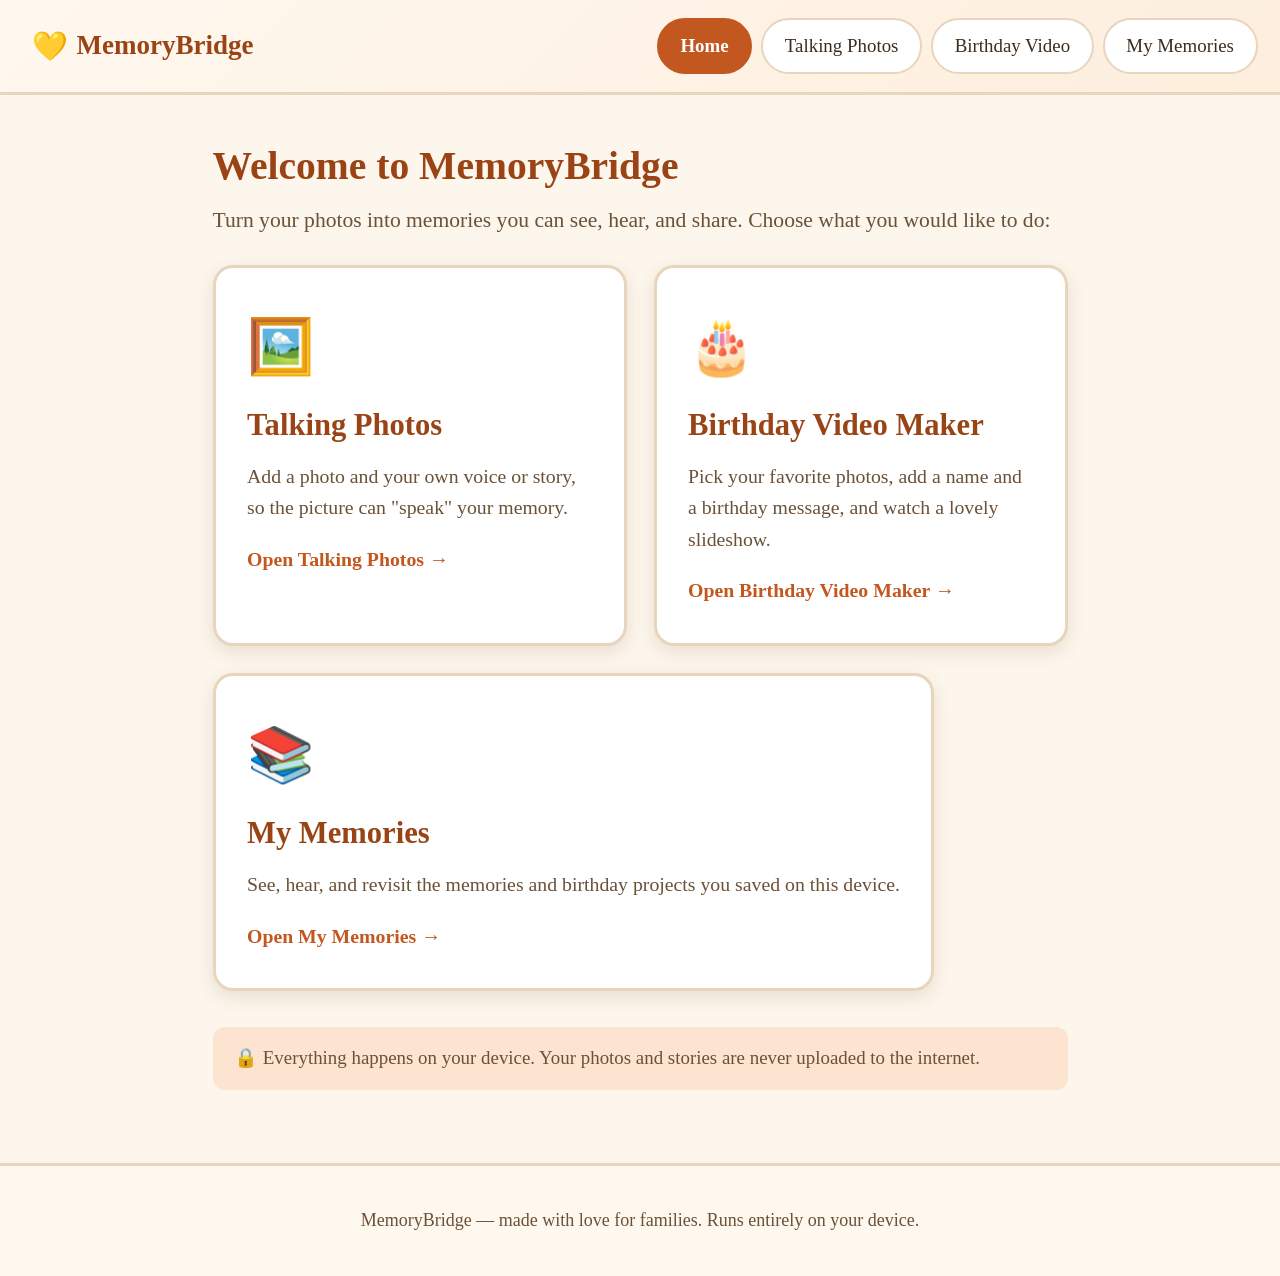
<file: index.html>
<!DOCTYPE html>
<html lang="en">
<head>
  <meta charset="UTF-8" />
  <meta name="viewport" content="width=device-width, initial-scale=1.0, viewport-fit=cover" />
  <title>MemoryBridge — Talking Photos &amp; Birthday Videos</title>
  <meta name="description" content="Turn photos into talking memories and personalized birthday slideshows. Everything stays on your device." />

  <!-- PWA manifest + icons -->
  <link rel="manifest" href="manifest.webmanifest" />
  <link rel="icon" type="image/png" sizes="192x192" href="icons/icon-192.png" />
  <link rel="apple-touch-icon" href="icons/icon-192.png" />

  <!-- iOS Safari standalone-app metadata -->
  <meta name="apple-mobile-web-app-capable" content="yes" />
  <meta name="mobile-web-app-capable" content="yes" />
  <meta name="apple-mobile-web-app-status-bar-style" content="default" />
  <meta name="apple-mobile-web-app-title" content="MemoryBridge" />
  <meta name="theme-color" content="#c2571f" />

  <link rel="stylesheet" href="css/style.css" />
</head>
<body>
  <a class="skip-link" href="#main">Skip to main content</a>

  <header class="app-header">
    <button class="brand" id="brand-home" type="button" aria-label="Go to MemoryBridge home">
      <span class="brand-icon" aria-hidden="true">💛</span>
      <span class="brand-text">MemoryBridge</span>
    </button>
    <nav aria-label="Main navigation">
      <button class="nav-btn" data-nav="home" type="button">Home</button>
      <button class="nav-btn" data-nav="talking" type="button">Talking Photos</button>
      <button class="nav-btn" data-nav="birthday" type="button">Birthday Video</button>
      <button class="nav-btn" data-nav="memories" type="button">My Memories</button>
    </nav>
  </header>

  <main id="main">

    <!-- ============ HOME VIEW ============ -->
    <section class="view" id="view-home" data-view="home">
      <div class="view-inner">
        <h1 class="page-title">Welcome to MemoryBridge</h1>
        <p class="page-subtitle">Turn your photos into memories you can see, hear, and share. Choose what you would like to do:</p>

        <div class="card-grid">
          <button class="big-card" data-nav="talking" type="button">
            <span class="big-card-icon" aria-hidden="true">🖼️</span>
            <span class="big-card-title">Talking Photos</span>
            <span class="big-card-desc">Add a photo and your own voice or story, so the picture can "speak" your memory.</span>
            <span class="big-card-cta">Open Talking Photos →</span>
          </button>

          <button class="big-card" data-nav="birthday" type="button">
            <span class="big-card-icon" aria-hidden="true">🎂</span>
            <span class="big-card-title">Birthday Video Maker</span>
            <span class="big-card-desc">Pick your favorite photos, add a name and a birthday message, and watch a lovely slideshow.</span>
            <span class="big-card-cta">Open Birthday Video Maker →</span>
          </button>
        </div>

        <button class="big-card" data-nav="memories" type="button" style="margin-top:1.5rem;">
          <span class="big-card-icon" aria-hidden="true">📚</span>
          <span class="big-card-title">My Memories</span>
          <span class="big-card-desc">See, hear, and revisit the memories and birthday projects you saved on this device.</span>
          <span class="big-card-cta">Open My Memories →</span>
        </button>

        <p class="privacy-note">🔒 Everything happens on your device. Your photos and stories are never uploaded to the internet.</p>
      </div>
    </section>

    <!-- ============ TALKING PHOTOS VIEW ============ -->
    <section class="view" id="view-talking" data-view="talking" hidden>
      <div class="view-inner">
        <h1 class="page-title">Talking Photos</h1>
        <p class="page-subtitle">Step 1: Choose a photo you love. Step 2: Add your voice or story to it.</p>

        <div class="panel">
          <h2 class="panel-title">1. Choose your photo</h2>
          <div class="upload-zone" id="tp-upload-zone" role="button" tabindex="0"
               aria-label="Upload a photo. Click or press Enter to choose a picture from your device.">
            <span class="upload-icon" aria-hidden="true">📷</span>
            <span class="upload-text">Tap here to choose a photo</span>
            <span class="upload-hint">You can also drag and drop a picture here.</span>
          </div>
          <input type="file" id="tp-file-input" accept="image/*" hidden />

          <div class="photo-preview-area" id="tp-preview-area" hidden>
            <img id="tp-photo-preview" alt="Your chosen photo" />
            <button class="btn btn-secondary" id="tp-change-photo" type="button">Choose a different photo</button>
          </div>
        </div>

        <div class="panel" id="tp-actions-panel" hidden>
          <h2 class="panel-title">2. Add your memory</h2>
          <p class="panel-note">Use one of these buttons to add your voice or story to the photo.</p>

          <div class="btn-stack">
            <button class="btn btn-primary btn-xl" id="tp-record-btn" type="button">🎙️ Record Voice</button>
            <button class="btn btn-primary btn-xl" id="tp-upload-audio-btn" type="button">🎵 Upload Audio</button>
            <button class="btn btn-primary btn-xl" id="tp-type-story-btn" type="button">✏️ Type a Story</button>
            <button class="btn btn-primary btn-xl" id="tp-play-btn" type="button">▶️ Play Memory</button>
          </div>
          <input type="file" id="tp-audio-input" accept="audio/*,.mp3,.wav,.m4a,.ogg,.webm" hidden />

          <p class="save-status" id="tp-memory-status" role="status" aria-live="polite"></p>

          <div class="audio-preview" id="tp-audio-preview" hidden>
            <p class="panel-note" id="tp-audio-label"></p>
            <audio id="tp-audio-player" controls></audio>
          </div>

          <div class="story-editor" id="tp-story-editor" hidden>
            <label class="field-label" for="tp-story-text">Write your story about this photo:</label>
            <textarea id="tp-story-text" class="text-area" rows="5"
              placeholder="Example: This was our trip to the lake in the summer of 1995. Grandma caught the biggest fish!"></textarea>
            <div class="btn-row">
              <button class="btn btn-secondary" id="tp-save-story" type="button">Save Story</button>
              <button class="btn btn-secondary" id="tp-read-aloud" type="button">🔊 Read Aloud</button>
              <button class="btn btn-secondary" id="tp-stop-reading" type="button">⏹️ Stop Reading</button>
            </div>
            <p class="save-status" id="tp-story-status" role="status" aria-live="polite"></p>
          </div>

          <div class="memory-stage" id="tp-memory-stage" hidden>
            <img id="tp-memory-photo" alt="Your photo, playing with its memory" />
            <p class="panel-note" id="tp-memory-caption"></p>
          </div>

          <div class="memory-actions">
            <h2 class="panel-title">3. Keep or share your memory</h2>
            <p class="panel-note">Make a short video of this photo with its sound, then save it or send it to family.</p>

            <div class="btn-row">
              <button class="btn btn-primary" id="tp-download-btn" type="button">💾 Download Memory</button>
              <button class="btn btn-primary" id="tp-share-btn" type="button">📤 Share with Family</button>
            </div>

            <div class="export-progress" id="tp-export-progress" hidden>
              <div class="export-progress-bar" id="tp-export-bar"></div>
            </div>
            <p class="save-status" id="tp-export-status" role="status" aria-live="polite"></p>

            <div class="memory-actions" style="margin-top:1rem; border-top:none; padding-top:0;">
              <div class="btn-row">
                <button class="btn btn-primary" id="tp-save-btn" type="button">💛 Save to My Memories</button>
              </div>
              <p class="save-status" id="tp-save-status" role="status" aria-live="polite"></p>
            </div>
          </div>
        </div>
      </div>
    </section>

    <!-- ============ BIRTHDAY VIDEO VIEW ============ -->
    <section class="view" id="view-birthday" data-view="birthday" hidden>
      <div class="view-inner">
        <h1 class="page-title">Birthday Video Maker</h1>
        <p class="page-subtitle">Pick photos, write a birthday message, and enjoy the slideshow right here on your screen.</p>

        <div class="panel">
          <h2 class="panel-title">1. Choose your photos</h2>
          <div class="upload-zone" id="bv-upload-zone" role="button" tabindex="0"
               aria-label="Upload three to ten photos. Click or press Enter to choose pictures from your device.">
            <span class="upload-icon" aria-hidden="true">🖼️</span>
            <span class="upload-text">Tap here to choose photos</span>
            <span class="upload-hint">Choose 3 to 10 pictures. You can pick many at once, or drag and drop them here.</span>
          </div>
          <input type="file" id="bv-file-input" accept="image/*" multiple hidden />

          <ul class="thumb-list" id="bv-thumb-list" aria-label="Photos you have chosen"></ul>
          <p class="empty-hint" id="bv-empty-hint">No photos chosen yet. Your pictures will appear here.</p>
          <button class="btn btn-secondary" id="bv-clear-photos" type="button" hidden>Remove all photos</button>
          <p class="save-status" id="bv-photo-status" role="status" aria-live="polite"></p>
        </div>

        <div class="panel">
          <h2 class="panel-title">2. Add the birthday details</h2>
          <div class="form-grid">
            <div class="field">
              <label class="field-label" for="bv-name">Who is the birthday star?</label>
              <input type="text" id="bv-name" class="text-input" placeholder="Example: Grandma Rose" />
            </div>
            <div class="field">
              <label class="field-label" for="bv-message">Your birthday message</label>
              <textarea id="bv-message" class="text-area" rows="3"
                placeholder="Example: Happy Birthday! We love you so much."></textarea>
            </div>
            <div class="field">
              <label class="field-label" for="bv-theme">Pick a birthday theme</label>
              <select id="bv-theme" class="text-input">
                <option value="cream" selected>Warm Cream (soft and classic)</option>
                <option value="gold">Golden Celebration (dark and shiny)</option>
                <option value="garden">Garden Morning (fresh and green)</option>
              </select>
            </div>
            <div class="field">
              <label class="field-label" for="bv-duration">Seconds per photo (used when there is no voice message)</label>
              <select id="bv-duration" class="text-input">
                <option value="3">3 seconds (quick)</option>
                <option value="5" selected>5 seconds (recommended)</option>
                <option value="8">8 seconds (relaxed)</option>
              </select>
            </div>
            <div class="field">
              <span class="field-label">Optional: your voice message</span>
              <div class="btn-row">
                <button class="btn btn-secondary" id="bv-record-btn" type="button">🎙️ Record Voice Message</button>
                <button class="btn btn-secondary" id="bv-upload-audio-btn" type="button">🎵 Upload Audio</button>
              </div>
              <input type="file" id="bv-audio-input" accept="audio/*,.mp3,.wav,.m4a,.ogg,.webm" hidden />
              <p class="save-status" id="bv-audio-status" role="status" aria-live="polite"></p>
              <div class="audio-preview" id="bv-audio-preview" hidden>
                <p class="panel-note" id="bv-audio-label"></p>
                <audio id="bv-audio-player" controls></audio>
              </div>
            </div>
            <div class="field">
              <span class="field-label">Need help writing the birthday wish?</span>
              <button class="btn btn-secondary" id="bv-wish-open-btn" type="button">✨ Help Me Write a Birthday Wish</button>
            </div>
          </div>

          <div class="wish-assistant" id="bv-wish-panel" hidden>
            <h3 class="panel-title">✨ Birthday Wish Helper</h3>
            <p class="panel-note">Answer a few questions and we will suggest birthday wishes from our
              ready-made templates. <strong>This is not AI</strong> — the suggestions come from template
              sentences stored in the app, and nothing you type leaves your device.</p>

            <div class="form-grid">
              <div class="field">
                <label class="field-label" for="wish-recipient">Who is the wish for?</label>
                <input type="text" id="wish-recipient" class="text-input" placeholder="Example: Grandma Rose" />
              </div>
              <div class="field">
                <label class="field-label" for="wish-relationship">This person is your…</label>
                <select id="wish-relationship" class="text-input">
                  <option value="mother">Mother</option>
                  <option value="father">Father</option>
                  <option value="grandmother">Grandmother</option>
                  <option value="grandfather">Grandfather</option>
                  <option value="spouse">Husband / Wife</option>
                  <option value="sibling">Brother / Sister</option>
                  <option value="friend">Friend</option>
                  <option value="family" selected>Other family member</option>
                </select>
              </div>
              <div class="field">
                <label class="field-label" for="wish-language">Language for the wish</label>
                <select id="wish-language" class="text-input">
                  <option value="en" selected>English</option>
                  <option value="ms">Bahasa Malaysia</option>
                  <option value="zh">中文 (Chinese)</option>
                </select>
              </div>
              <div class="field">
                <label class="field-label" for="wish-tone">What feeling should it have?</label>
                <select id="wish-tone" class="text-input">
                  <option value="warm" selected>Warm and loving</option>
                  <option value="joyful">Joyful and fun</option>
                  <option value="blessing">Gentle blessing</option>
                </select>
              </div>
            </div>

            <div class="btn-row" style="margin-top:0.85rem;">
              <button class="btn btn-primary" id="wish-generate-btn" type="button">✨ Show Me 3 Wishes</button>
            </div>
            <p class="save-status" id="wish-status" role="status" aria-live="polite"></p>

            <div class="wish-suggestions" id="wish-suggestions" hidden>
              <p class="field-label" style="margin:0.4rem 0;">Choose one, or change the answers and generate again:</p>
              <div id="wish-options"></div>
            </div>
          </div>
        </div>

        <div class="panel">
          <h2 class="panel-title">3. Watch and share the slideshow</h2>
          <div class="slideshow-controls">
            <button class="btn btn-primary" id="bv-play" type="button">▶️ Play</button>
            <button class="btn btn-secondary" id="bv-pause" type="button">⏸️ Pause</button>
            <button class="btn btn-secondary" id="bv-restart" type="button">🔄 Restart</button>
          </div>
          <p class="save-status" id="bv-slideshow-status" role="status" aria-live="polite"></p>

          <div class="slideshow-stage" id="bv-stage" hidden>
            <canvas id="bv-canvas" width="1280" height="800" aria-label="Slideshow preview"></canvas>
          </div>

          <div class="slideshow-controls" style="margin-top:1rem;">
            <button class="btn btn-primary" id="bv-download-btn" type="button">💾 Download Video</button>
            <button class="btn btn-primary" id="bv-share-btn" type="button">📤 Share with Family</button>
          </div>
          <div class="export-progress" id="bv-export-progress" hidden>
            <div class="export-progress-bar" id="bv-export-bar"></div>
          </div>
          <p class="save-status" id="bv-export-status" role="status" aria-live="polite"></p>

          <div class="memory-actions" style="margin-top:1rem;">
            <div class="btn-row">
              <button class="btn btn-primary" id="bv-save-btn" type="button">💛 Save Project</button>
              <button class="btn btn-primary" id="bv-save-finished-btn" type="button">🌟 Save Finished Video Memory</button>
            </div>
            <p class="save-status" id="bv-save-status" role="status" aria-live="polite"></p>
          </div>
        </div>
      </div>
    </section>

    <!-- ============ MY MEMORIES VIEW ============ -->
    <section class="view" id="view-memories" data-view="memories" hidden>
      <div class="view-inner">
        <h1 class="page-title">My Memories</h1>
        <p class="page-subtitle">Your saved photos, stories, and birthday projects live here on this device.</p>

        <div class="storage-note">
          <p><strong>Where are my memories kept?</strong> They are saved only on this device, inside this browser.
          This is not a cloud backup — if the app is deleted or browser data is cleared, saved memories are lost too.
          Use the Download button on a memory to keep a copy outside the app.</p>
        </div>

        <p class="storage-usage" id="mm-storage-usage" role="status" aria-live="polite"></p>

        <div class="card-grid" id="mm-card-list" aria-label="Saved memories and projects"></div>
        <p class="empty-hint" id="mm-empty-hint">Nothing saved yet. Create a memory in Talking Photos or a project in Birthday Video Maker, then press the yellow Save button.</p>

        <div class="memory-stage" id="mm-viewer" hidden>
          <h2 class="panel-title" id="mm-viewer-title"></h2>
          <img id="mm-viewer-photo" alt="Saved memory photo" />
          <p class="panel-note" id="mm-viewer-story"></p>
          <audio id="mm-viewer-audio" controls hidden></audio>
          <div class="btn-row" style="margin-top:0.75rem;">
            <button class="btn btn-secondary" id="mm-viewer-download" type="button">💾 Download</button>
            <button class="btn btn-secondary" id="mm-viewer-close" type="button">Close</button>
          </div>
        </div>

        <div class="rename-dialog" id="mm-rename-dialog" hidden>
          <h2 class="panel-title">Rename this memory</h2>
          <label class="field-label" for="mm-rename-input">New name</label>
          <input type="text" id="mm-rename-input" class="text-input" />
          <div class="btn-row" style="margin-top:0.75rem;">
            <button class="btn btn-primary" id="mm-rename-confirm" type="button">Save Name</button>
            <button class="btn btn-secondary" id="mm-rename-cancel" type="button">Cancel</button>
          </div>
        </div>
      </div>
    </section>

  </main>

  <footer class="app-footer">
    <p>MemoryBridge — made with love for families. Runs entirely on your device.</p>
  </footer>

  <script src="js/storage.js"></script>
  <script src="js/db.js"></script>
  <script src="js/wish-assistant.js"></script>
  <script src="js/video-export.js"></script>
  <script src="js/talking.js"></script>
  <script src="js/birthday.js"></script>
  <script src="js/memories.js"></script>
  <script src="js/app.js"></script>
  <script>
    // Register the static-shell service worker (PWA offline support).
    if ('serviceWorker' in navigator) {
      window.addEventListener('load', () => {
        navigator.serviceWorker.register('sw.js').catch((err) => {
          console.warn('Service worker could not register:', err);
        });
      });
    }
  </script>
</body>
</html>
</file>
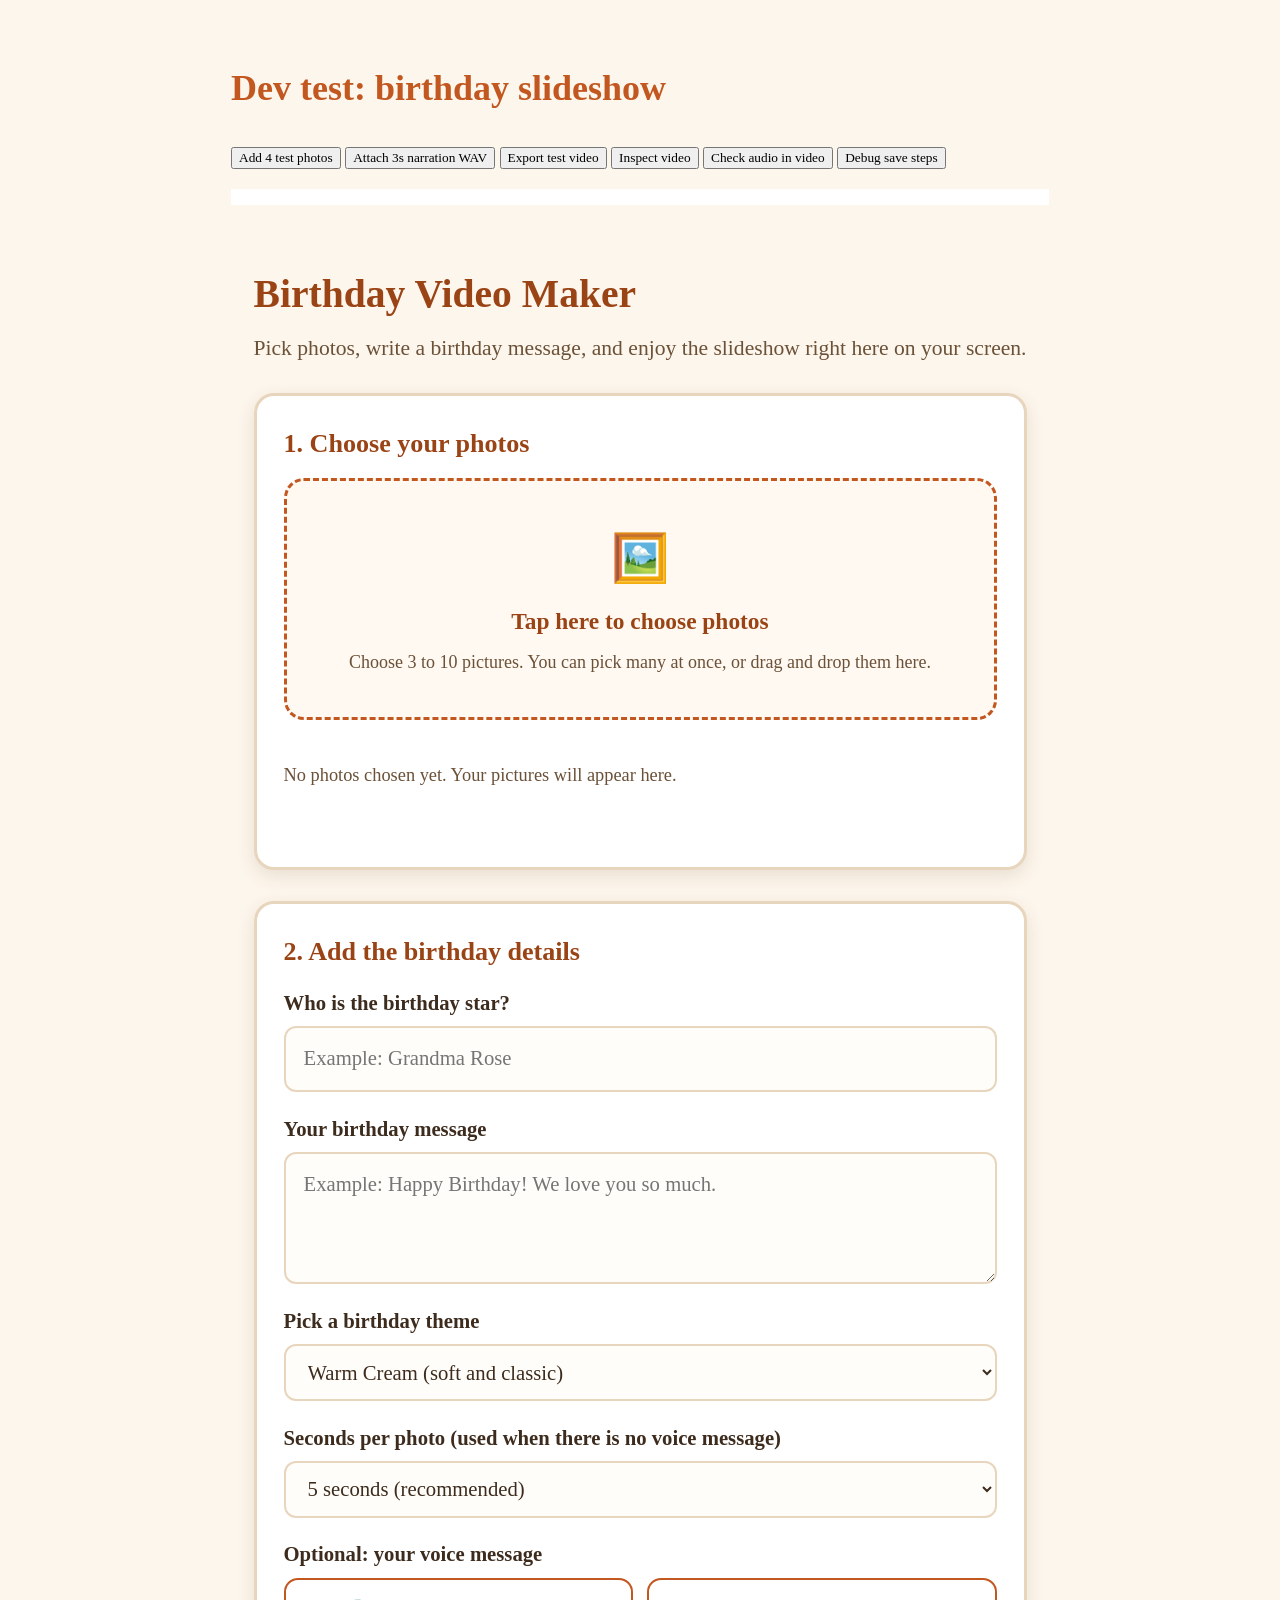
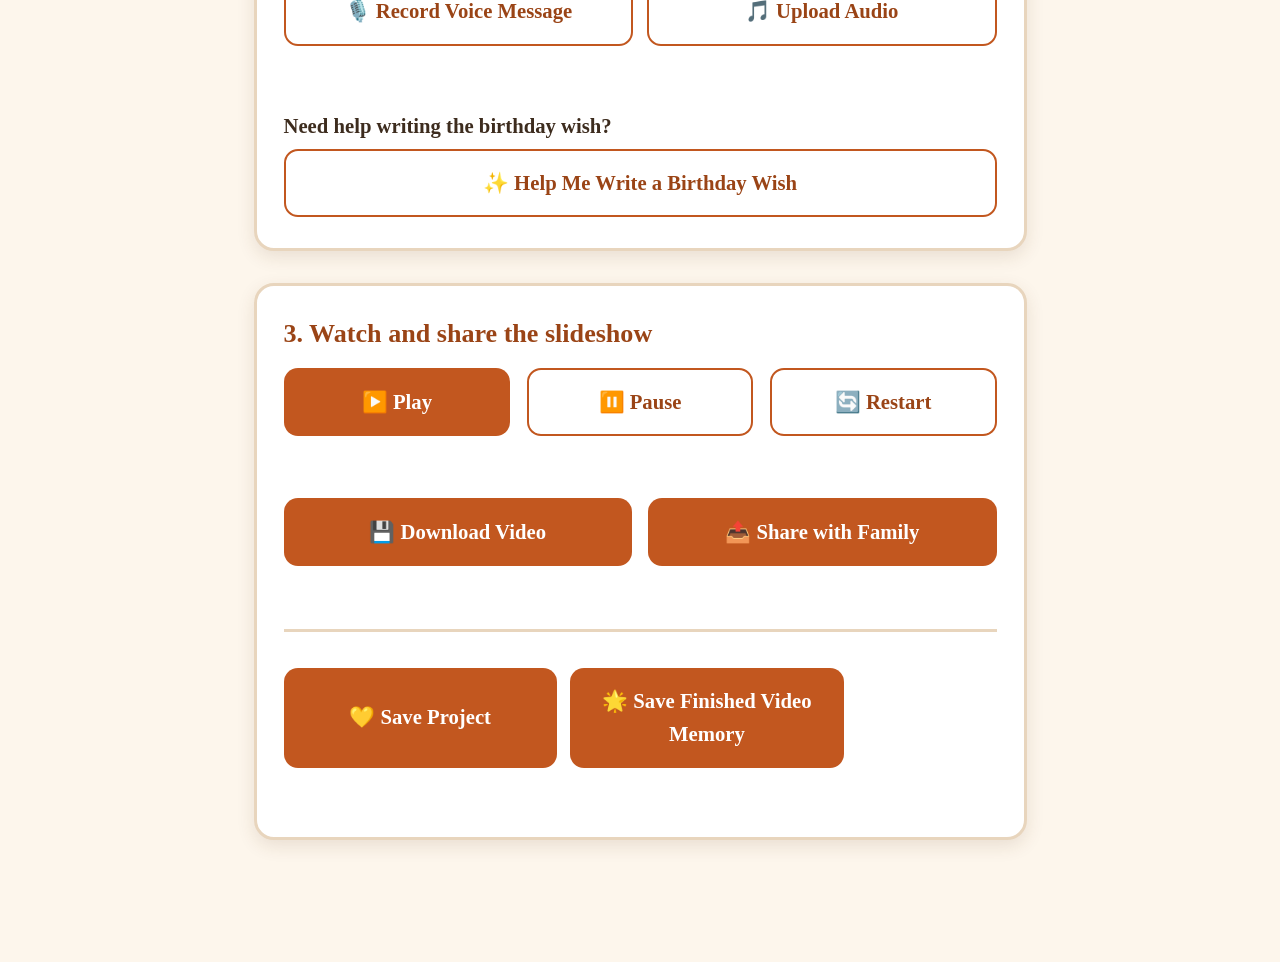
<file: test-slideshow.html>
<!DOCTYPE html>
<!-- DEV-ONLY test harness for BirthdayMaker. Not part of the user-facing app. -->
<html lang="en">
<head><meta charset="UTF-8"><title>MemoryBridge dev test</title>
<link rel="stylesheet" href="css/style.css"></head>
<body>
<main style="padding:2rem; max-width:900px; margin:0 auto;">
  <h1 style="color:#c2571f">Dev test: birthday slideshow</h1>
  <p>
    <button id="test-add">Add 4 test photos</button>
    <button id="test-wav">Attach 3s narration WAV</button>
    <button id="test-export">Export test video</button>
    <button id="test-inspect">Inspect video</button>
    <button id="test-audiocheck">Check audio in video</button>
    <button id="test-debugsave">Debug save steps</button>
  </p>
  <pre id="debug-out" style="background:#fff;padding:8px;white-space:pre-wrap;"></pre>
  <div id="mount"></div>
  <!-- stubs so BirthdayMaker.init() finds its upload-zone elements -->
  <div id="bv-upload-zone" hidden></div>
  <input type="file" id="bv-file-input" hidden />
</main>
<script src="js/db.js"></script>
<script src="js/wish-assistant.js"></script>
<script src="js/video-export.js"></script>
<script src="js/birthday.js"></script>
<script>
window.addEventListener('DOMContentLoaded', async () => {
  // Pull the REAL Birthday Video markup out of index.html.
  const html = await fetch('index.html').then(r => r.text());
  const doc = new DOMParser().parseFromString(html, 'text/html');
  const view = doc.getElementById('view-birthday');
  view.hidden = false;
  document.getElementById('mount').appendChild(view);

  BirthdayMaker.init();

  document.getElementById('test-add').addEventListener('click', async () => {
    const colors = ['#c2571f', '#3d6b4f', '#4a3d6b', '#8a2f4a'];
    const files = [];
    for (let i = 0; i < 4; i++) {
      const c = document.createElement('canvas'); c.width = 640; c.height = 480;
      const x = c.getContext('2d');
      x.fillStyle = colors[i]; x.fillRect(0, 0, 640, 480);
      x.fillStyle = '#fff'; x.font = 'bold 80px Georgia'; x.fillText('Photo ' + (i + 1), 200, 260);
      const blob = await new Promise(r => c.toBlob(r, 'image/png'));
      files.push(new File([blob], `photo-${i + 1}.png`, { type: 'image/png' }));
    }
    BirthdayMaker._testAddFiles(files);
  });

  // Real 3-second 440 Hz WAV as narration.
  document.getElementById('test-wav').addEventListener('click', async () => {
    const sampleRate = 22050, seconds = 3;
    const numSamples = Math.floor(sampleRate * seconds);
    const buffer = new ArrayBuffer(44 + numSamples * 2);
    const view = new DataView(buffer);
    const wstr = (off, s) => { for (let i = 0; i < s.length; i++) view.setUint8(off + i, s.charCodeAt(i)); };
    wstr(0, 'RIFF'); view.setUint32(4, 36 + numSamples * 2, true); wstr(8, 'WAVE');
    wstr(12, 'fmt '); view.setUint32(16, 16, true); view.setUint16(20, 1, true);
    view.setUint16(22, 1, true); view.setUint32(24, sampleRate, true);
    view.setUint32(28, sampleRate * 2, true); view.setUint16(32, 2, true);
    view.setUint16(34, 16, true); wstr(36, 'data'); view.setUint32(40, numSamples * 2, true);
    for (let i = 0; i < numSamples; i++) {
      view.setInt16(44 + i * 2, Math.sin(2 * Math.PI * 440 * i / sampleRate) * 12000, true);
    }
    // go through the module's own upload path
    const input = document.getElementById('bv-audio-input');
    const dt = new DataTransfer();
    dt.items.add(new File([buffer], 'narration.wav', { type: 'audio/wav' }));
    input.files = dt.files;
    input.dispatchEvent(new Event('change', { bubbles: true }));
  });

  document.getElementById('test-export').addEventListener('click', async () => {
    const statusEl = document.getElementById('test-export');
    const result = await BirthdayMaker._renderVideo();
    if (result) {
      window._lastVideo = result;
      statusEl.textContent = `OK size=${result.blob.size} type=${result.mimeType} ext=${result.ext}`;
    } else {
      statusEl.textContent = 'ERROR (see export status line)';
    }
  });

  document.getElementById('test-debugsave').addEventListener('click', async () => {
    const out = document.getElementById('debug-out');
    const log = (m) => { out.textContent += m + '\n'; };
    try {
      log('step1: collectProjectData equivalent');
      // photos is module-private; replicate via the thumbnails
      const imgs = [...document.querySelectorAll('.thumb-item img')];
      log('photos found: ' + imgs.length);
      const blobs = [];
      for (const img of imgs) {
        const b = await fetch(img.src).then(r => r.blob());
        blobs.push(b);
      }
      log('fetched blobs: ' + blobs.map(b => b.size).join(','));
      log('step2: saveProject');
      await MemoryDB.saveProject({
        title: 'DebugProject',
        photoBlobs: blobs,
        photoNames: imgs.map((_, i) => 'p' + i),
        audioBlob: null,
        settings: { name: 'Debug', message: '', theme: 'cream', secondsPerPhoto: '5' }
      });
      log('step3: readback');
      const all = await MemoryDB.getAllProjects();
      log('projects in DB: ' + all.length + ' -> ' + all.map(p => p.title).join(', '));
    } catch (e) {
      log('ERROR: ' + (e && (e.name + ': ' + e.message + '\n' + (e.stack || ''))));
    }
  });

  document.getElementById('test-inspect').addEventListener('click', async () => {
    const statusEl = document.getElementById('test-inspect');
    if (!window._lastVideo) { statusEl.textContent = 'export first'; return; }
    const v = document.createElement('video');
    v.src = URL.createObjectURL(window._lastVideo.blob);
    await new Promise((res, rej) => { v.onloadedmetadata = res; v.onerror = () => rej(new Error('cannot decode')); });
    statusEl.textContent = `duration=${v.duration.toFixed(2)}s video=${v.videoWidth}x${v.videoHeight}`;
    try { await v.play(); await new Promise(r => setTimeout(r, 800)); v.pause();
      statusEl.textContent += ` playOK t=${v.currentTime.toFixed(2)}`;
    } catch (e) { statusEl.textContent += ' playFailed:' + e.name; }
  });

  document.getElementById('test-audiocheck').addEventListener('click', async () => {
    const statusEl = document.getElementById('test-audiocheck');
    if (!window._lastVideo) { statusEl.textContent = 'export first'; return; }
    try {
      const buf = await window._lastVideo.blob.arrayBuffer();
      const ctx = new (window.AudioContext || window.webkitAudioContext)();
      const decoded = await ctx.decodeAudioData(buf.slice(0));
      const data = decoded.getChannelData(0);
      let peak = 0; for (let i = 0; i < data.length; i++) peak = Math.max(peak, Math.abs(data[i]));
      ctx.close();
      statusEl.textContent = `audioOK ch=${decoded.numberOfChannels} dur=${decoded.duration.toFixed(2)}s peak=${peak.toFixed(3)}`;
    } catch (e) {
      statusEl.textContent = 'AUDIO DECODE FAILED: ' + e.message;
    }
  });
});
</script>
</body>
</html>
</file>
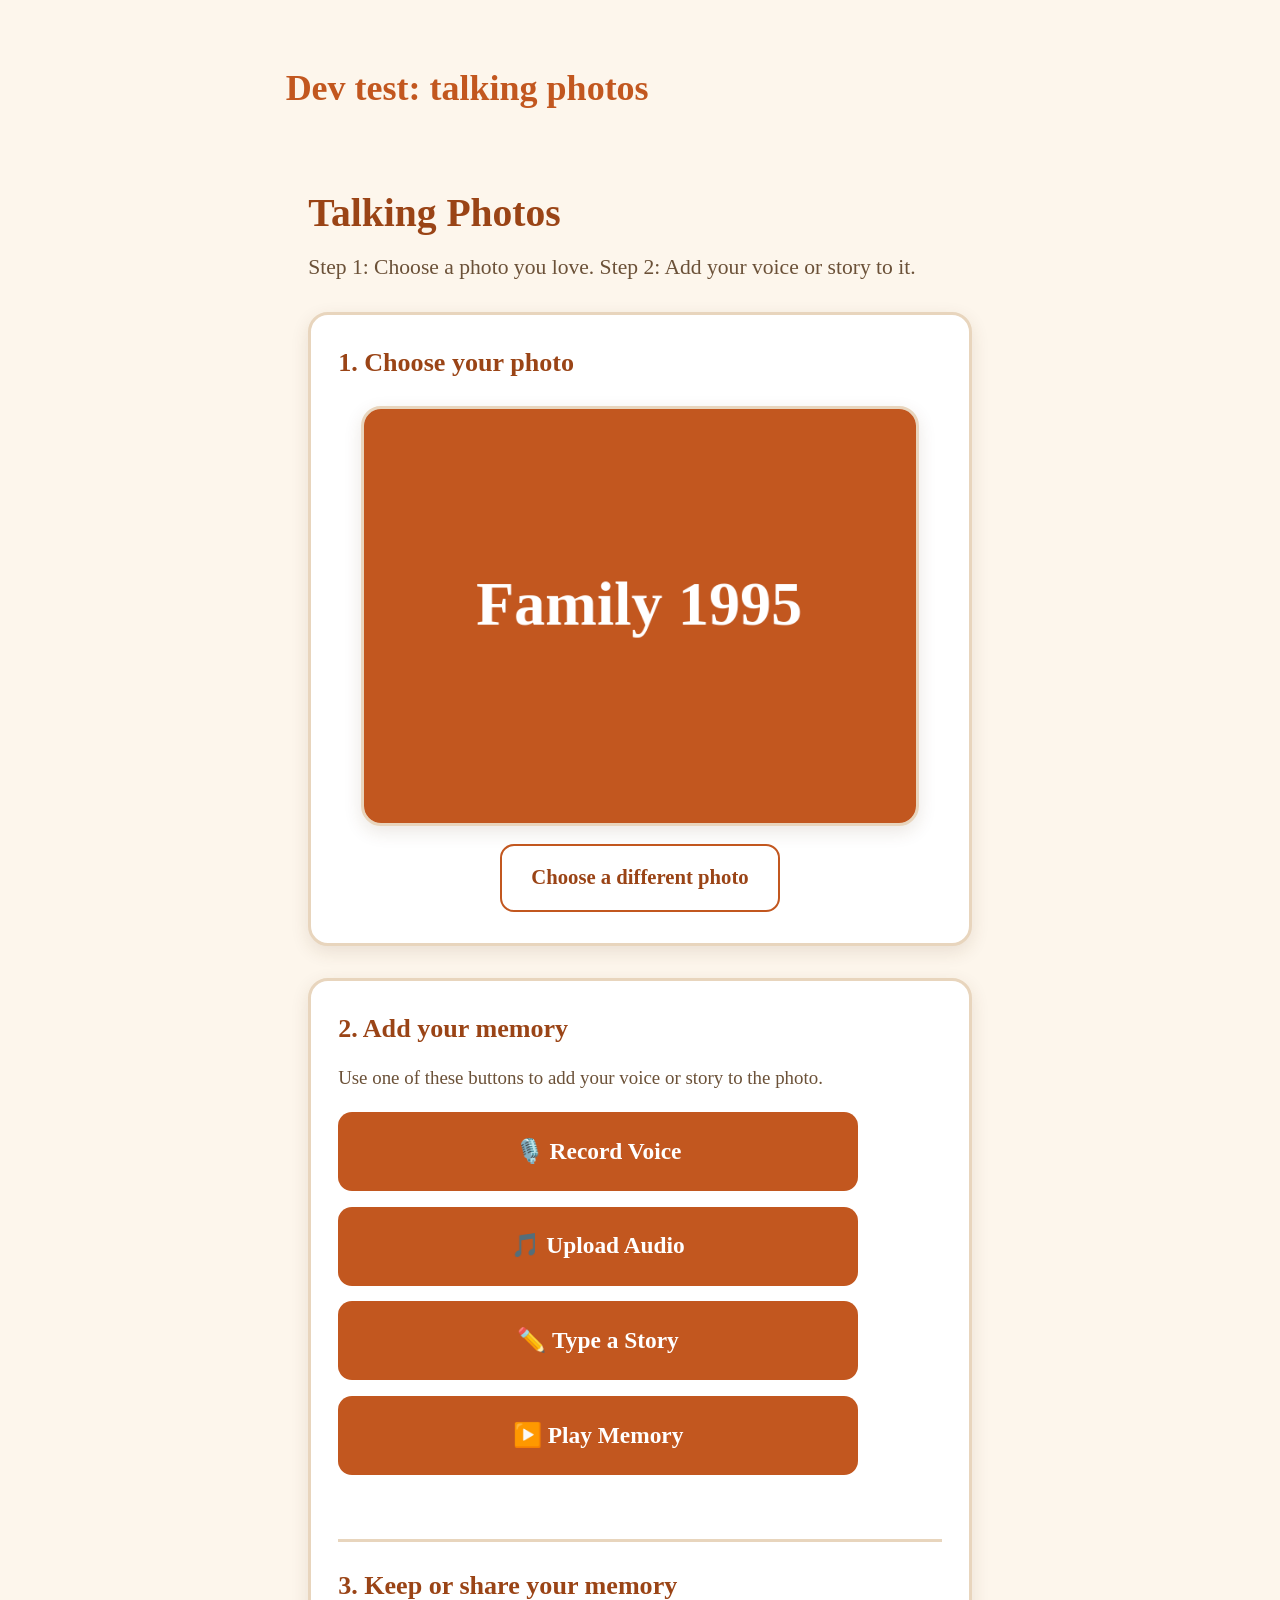
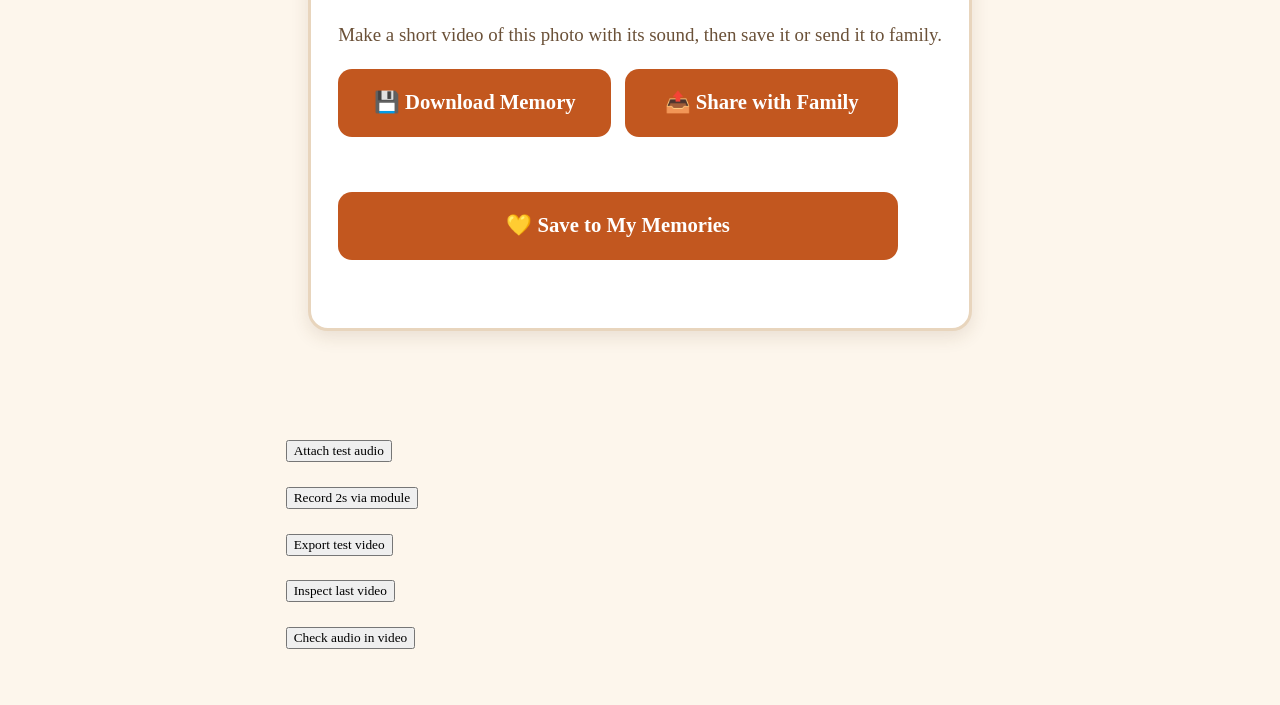
<file: test-talking.html>
<!DOCTYPE html>
<!-- DEV-ONLY test harness for TalkingPhotos. Not part of the user-facing app.
     It injects the REAL #view-talking markup from index.html, then feeds a
     real photo file and a real generated WAV through the module's own paths. -->
<html lang="en">
<head><meta charset="UTF-8"><title>MemoryBridge dev test — talking</title>
<link rel="stylesheet" href="css/style.css"></head>
<body>
<main style="padding:2rem; max-width:900px; margin:0 auto;">
  <h1 style="color:#c2571f">Dev test: talking photos</h1>
  <div id="mount"></div>
  <p><button id="test-attach">Attach test audio</button></p>
  <p><button id="test-record">Record 2s via module</button></p>
  <p><button id="test-export">Export test video</button></p>
  <p><button id="test-inspect">Inspect last video</button></p>
  <p><button id="test-audiocheck">Check audio in video</button></p>
</main>
<script src="js/storage.js"></script>
<script src="js/db.js"></script>
<script src="js/video-export.js"></script>
<script src="js/talking.js"></script>
<script>
window.addEventListener('DOMContentLoaded', async () => {
  // Pull the real Talking Photos markup out of index.html.
  const html = await fetch('index.html').then(r => r.text());
  const doc = new DOMParser().parseFromString(html, 'text/html');
  const view = doc.getElementById('view-talking');
  view.hidden = false;
  document.getElementById('mount').appendChild(view);

  TalkingPhotos.init();

  // Real photo through the module's own loadPhoto path.
  const c = document.createElement('canvas'); c.width = 640; c.height = 480;
  const x = c.getContext('2d');
  x.fillStyle = '#c2571f'; x.fillRect(0, 0, 640, 480);
  x.fillStyle = '#fff'; x.font = 'bold 72px Georgia'; x.fillText('Family 1995', 130, 250);
  const photoBlob = await new Promise(r => c.toBlob(r, 'image/png'));
  TalkingPhotos._testLoadPhoto(new File([photoBlob], 'family-1995.png', { type: 'image/png' }));

  // Real 1.5-second 440 Hz WAV, attached via the module's own audio path.
  const sampleRate = 22050, seconds = 1.5;
  const numSamples = Math.floor(sampleRate * seconds);
  const buffer = new ArrayBuffer(44 + numSamples * 2);
  const view2 = new DataView(buffer);
  const wstr = (off, s) => { for (let i = 0; i < s.length; i++) view2.setUint8(off + i, s.charCodeAt(i)); };
  wstr(0, 'RIFF'); view2.setUint32(4, 36 + numSamples * 2, true); wstr(8, 'WAVE');
  wstr(12, 'fmt '); view2.setUint32(16, 16, true); view2.setUint16(20, 1, true);
  view2.setUint16(22, 1, true); view2.setUint32(24, sampleRate, true);
  view2.setUint32(28, sampleRate * 2, true); view2.setUint16(32, 2, true);
  view2.setUint16(34, 16, true); wstr(36, 'data'); view2.setUint32(40, numSamples * 2, true);
  for (let i = 0; i < numSamples; i++) {
    view2.setInt16(44 + i * 2, Math.sin(2 * Math.PI * 440 * i / sampleRate) * 12000, true);
  }
  const wav = new File([buffer], 'memory-tone.wav', { type: 'audio/wav' });
  document.getElementById('test-attach').addEventListener('click', () => {
    TalkingPhotos._testAttachAudio(wav);
  });

  // Real 2-second microphone recording through the app's own recorder path,
  // so export can be tested with genuinely recorded audio.
  document.getElementById('test-record').addEventListener('click', async () => {
    const recordBtn = document.getElementById('tp-record-btn');
    recordBtn.click();                     // start
    await new Promise(r => setTimeout(r, 2000));
    recordBtn.click();                     // stop
    await new Promise(r => setTimeout(r, 500));
  });

  // Video export check: run the exporter directly and report the result.
  document.getElementById('test-export').addEventListener('click', async () => {
    const statusEl = document.getElementById('test-export');
    const audioBlob = await fetch(document.getElementById('tp-audio-player').src).then(r => r.blob());
    const imgEl = document.getElementById('tp-photo-preview');
    try {
      const result = await VideoExporter.exportVideo(imgEl.src, audioBlob, {
        onProgress: (f) => { statusEl.textContent = `progress ${Math.round(f*100)}%`; }
      });
      window._lastVideo = result;
      statusEl.textContent = `OK size=${result.blob.size} type=${result.mimeType} ext=${result.ext}`;
    } catch (err) {
      statusEl.textContent = 'ERROR: ' + err.message;
    }
  });

  // Inspect the produced video: load it into a <video> and read metadata.
  document.getElementById('test-inspect').addEventListener('click', async () => {
    const statusEl = document.getElementById('test-inspect');
    if (!window._lastVideo) { statusEl.textContent = 'export first'; return; }
    const v = document.createElement('video');
    v.src = URL.createObjectURL(window._lastVideo.blob);
    v.muted = false;
    await new Promise((res, rej) => { v.onloadedmetadata = res; v.onerror = () => rej(new Error('cannot decode')); });
    const hasAudio = v.mozHasAudio || v.webkitAudioDecodedByteCount > 0 ||
      (v.audioTracks ? v.audioTracks.length > 0 : 'unknown');
    statusEl.textContent = `duration=${v.duration.toFixed(2)}s video=${v.videoWidth}x${v.videoHeight} audioTrack=${hasAudio}`;
    // also try playing with sound to prove the audio decodes
    try { await v.play(); await new Promise(r => setTimeout(r, 800)); v.pause();
      statusEl.textContent += ` playOK currentTime=${v.currentTime.toFixed(2)}`;
    } catch (e) { statusEl.textContent += ' playFailed:' + e.name; }
  });

  // Prove the exported file contains a decodable AUDIO track: decode its
  // audio bytes with Web Audio and measure loudness.
  document.getElementById('test-audiocheck').addEventListener('click', async () => {
    const statusEl = document.getElementById('test-audiocheck');
    if (!window._lastVideo) { statusEl.textContent = 'export first'; return; }
    try {
      const buf = await window._lastVideo.blob.arrayBuffer();
      const ctx = new (window.AudioContext || window.webkitAudioContext)();
      const decoded = await ctx.decodeAudioData(buf);
      const data = decoded.getChannelData(0);
      let peak = 0; for (let i = 0; i < data.length; i++) peak = Math.max(peak, Math.abs(data[i]));
      ctx.close();
      statusEl.textContent = `audioOK channels=${decoded.numberOfChannels} duration=${decoded.duration.toFixed(2)}s peak=${peak.toFixed(3)}`;
    } catch (e) {
      statusEl.textContent = 'AUDIO DECODE FAILED: ' + e.message;
    }
  });
});
</script>
</body>
</html>
</file>
<file: css/style.css>
/* ============================================================
   MemoryBridge — warm, senior-friendly styling
   ============================================================ */

:root {
  --bg: #fdf6ec;            /* soft cream */
  --surface: #ffffff;
  --ink: #3d2c1e;           /* warm dark brown, high contrast on cream */
  --ink-soft: #6b5138;
  --accent: #c2571f;        /* warm terracotta — 5.5:1 on white */
  --accent-dark: #9a4416;
  --accent-soft: #fde4d0;
  --gold: #e9a319;
  --border: #e8d5bd;
  --radius: 20px;
  --shadow: 0 6px 18px rgba(93, 58, 22, 0.12);
}

* { box-sizing: border-box; }

/* the hidden attribute must always win over display:flex/grid rules */
[hidden] { display: none !important; }

html { font-size: 18px; } /* large base text for easy reading */

body {
  margin: 0;
  font-family: Georgia, "Times New Roman", "Segoe UI", serif;
  background: var(--bg);
  color: var(--ink);
  line-height: 1.6;
  min-height: 100vh;
  display: flex;
  flex-direction: column;
  /* iOS safe areas: keep content clear of the notch and home indicator
     when the app runs standalone (added to Home Screen). */
  padding-left: env(safe-area-inset-left);
  padding-right: env(safe-area-inset-right);
}

/* iOS Safari zooms into any input with font-size < 16px — never let that
   happen, and give inputs the warm body background so autofill looks right. */
.text-input, .text-area, select.text-input {
  font-size: 1.15rem; /* 18px+ at base — above the 16px zoom threshold */
  background: #fffdf9;
}
input, textarea, select, button { font-family: inherit; }

/* iOS safe-area padding for the fixed-position header */
.app-header {
  padding-top: calc(1rem + env(safe-area-inset-top));
  padding-bottom: 1rem;
}

/* ---------- Header ---------- */
.app-header {
  display: flex;
  flex-wrap: wrap;
  align-items: center;
  justify-content: space-between;
  gap: 0.75rem;
  padding: 1rem 1.25rem;
  background: linear-gradient(135deg, #fff8ef, #fdeedd);
  border-bottom: 3px solid var(--border);
  position: sticky;
  top: 0;
  z-index: 10;
}

.brand {
  display: flex;
  align-items: center;
  gap: 0.5rem;
  background: none;
  border: none;
  cursor: pointer;
  font: inherit;
  font-size: 1.5rem;
  font-weight: bold;
  color: var(--accent-dark);
  padding: 0.25rem 0.5rem;
  border-radius: 12px;
}
.brand-icon { font-size: 1.6rem; }

nav { display: flex; gap: 0.5rem; flex-wrap: wrap; }

.nav-btn {
  font: inherit;
  font-size: 1.05rem;
  padding: 0.6rem 1.2rem;
  border-radius: 999px;
  border: 2px solid var(--border);
  background: var(--surface);
  color: var(--ink);
  cursor: pointer;
  transition: background 0.2s, transform 0.1s;
}
.nav-btn:hover { background: var(--accent-soft); }
.nav-btn:active { transform: scale(0.97); }
.nav-btn.active {
  background: var(--accent);
  border-color: var(--accent);
  color: #fff;
  font-weight: bold;
}

/* ---------- Views ---------- */
main { flex: 1; }

.view { animation: fadeIn 0.35s ease; }

@keyframes fadeIn {
  from { opacity: 0; transform: translateY(8px); }
  to   { opacity: 1; transform: none; }
}

.view-inner {
  max-width: 900px;
  margin: 0 auto;
  padding: 1.5rem 1.25rem 3rem;
}

.page-title {
  font-size: 2.2rem;
  margin: 0.75rem 0 0.25rem;
  color: var(--accent-dark);
}
.page-subtitle {
  font-size: 1.2rem;
  color: var(--ink-soft);
  margin: 0 0 1.5rem;
}

/* ---------- Home big cards ---------- */
.card-grid {
  display: grid;
  grid-template-columns: 1fr 1fr;
  gap: 1.5rem;
}

.big-card {
  display: flex;
  flex-direction: column;
  align-items: flex-start;
  gap: 0.6rem;
  text-align: left;
  background: var(--surface);
  border: 3px solid var(--border);
  border-radius: var(--radius);
  box-shadow: var(--shadow);
  padding: 2rem 1.75rem;
  font: inherit;
  cursor: pointer;
  transition: transform 0.15s, border-color 0.15s;
}
.big-card:hover { transform: translateY(-4px); border-color: var(--accent); }
.big-card:focus-visible, .nav-btn:focus-visible, .btn:focus-visible,
.upload-zone:focus-visible, .brand:focus-visible {
  outline: 4px solid var(--gold);
  outline-offset: 3px;
}

.big-card-icon { font-size: 3rem; }
.big-card-title {
  font-size: 1.7rem;
  font-weight: bold;
  color: var(--accent-dark);
}
.big-card-desc { font-size: 1.1rem; color: var(--ink-soft); }
.big-card-cta {
  margin-top: 0.5rem;
  font-size: 1.1rem;
  font-weight: bold;
  color: var(--accent);
}

.privacy-note {
  margin-top: 2rem;
  font-size: 1.05rem;
  color: var(--ink-soft);
  background: var(--accent-soft);
  border-radius: 12px;
  padding: 0.9rem 1.2rem;
}

/* ---------- Panels ---------- */
.panel {
  background: var(--surface);
  border: 3px solid var(--border);
  border-radius: var(--radius);
  box-shadow: var(--shadow);
  padding: 1.5rem 1.5rem 1.75rem;
  margin-bottom: 1.75rem;
}

.panel-title {
  margin: 0 0 0.75rem;
  font-size: 1.45rem;
  color: var(--accent-dark);
}
.panel-note { font-size: 1.05rem; color: var(--ink-soft); margin-top: 0; }

/* ---------- Upload zone ---------- */
.upload-zone {
  display: flex;
  flex-direction: column;
  align-items: center;
  gap: 0.4rem;
  padding: 2.25rem 1rem;
  border: 3px dashed var(--accent);
  border-radius: var(--radius);
  background: #fff9f2;
  cursor: pointer;
  text-align: center;
  transition: background 0.2s;
}
.upload-zone:hover, .upload-zone.dragover { background: var(--accent-soft); }
.upload-icon { font-size: 2.6rem; }
.upload-text { font-size: 1.3rem; font-weight: bold; color: var(--accent-dark); }
.upload-hint { font-size: 1rem; color: var(--ink-soft); }

/* ---------- Photo preview ---------- */
.photo-preview-area {
  margin-top: 1.25rem;
  display: flex;
  flex-direction: column;
  align-items: center;
  gap: 1rem;
}
.photo-preview-area img {
  max-width: 100%;
  max-height: 420px;
  border-radius: var(--radius);
  border: 3px solid var(--border);
  box-shadow: var(--shadow);
}

/* ---------- Buttons ---------- */
.btn {
  font: inherit;
  font-size: 1.15rem;
  padding: 0.85rem 1.6rem;
  border-radius: 14px;
  border: 2px solid transparent;
  cursor: pointer;
  transition: transform 0.1s, background 0.2s;
}
.btn:active { transform: scale(0.97); }

.btn-xl { font-size: 1.3rem; padding: 1.05rem 1.8rem; width: 100%; }

.btn-primary {
  background: var(--accent);
  color: #fff;
  font-weight: bold;
}
.btn-primary:hover { background: var(--accent-dark); }

.btn-secondary {
  background: var(--surface);
  color: var(--accent-dark);
  border-color: var(--accent);
  font-weight: bold;
}
.btn-secondary:hover { background: var(--accent-soft); }

.btn-stack { display: grid; gap: 0.85rem; max-width: 520px; }

/* ---------- Coming soon / status ---------- */
.coming-soon {
  margin-top: 1.25rem;
  background: #fff4d6;
  border: 2px solid var(--gold);
  border-radius: 12px;
  padding: 0.9rem 1.2rem;
  font-size: 1.02rem;
}

.save-status { font-size: 1.05rem; color: #1e7a3c; font-weight: bold; min-height: 1.4em; margin: 0.6rem 0 0; }
.save-status.error { color: #b3261e; }

/* ---------- Story editor / audio / memory playback ---------- */
.story-editor { margin-top: 1.25rem; display: grid; gap: 0.85rem; max-width: 560px; }

.btn-row { display: flex; flex-wrap: wrap; gap: 0.75rem; }
.btn-row .btn { width: auto; flex: 1 1 160px; }

.audio-preview {
  margin-top: 1.25rem;
  background: #fff9f2;
  border: 2px solid var(--border);
  border-radius: 12px;
  padding: 1rem 1.25rem;
}
.audio-preview audio {
  width: 100%;
  margin-top: 0.5rem;
  height: 48px;
}

.record-pulse {
  animation: pulse 1.4s ease-in-out infinite;
  background: #b3261e !important;
}
@keyframes pulse {
  0%, 100% { opacity: 1; }
  50% { opacity: 0.65; }
}

.memory-stage {
  margin-top: 1.25rem;
  display: flex;
  flex-direction: column;
  align-items: center;
  gap: 0.9rem;
  background: #fff9f2;
  border: 2px solid var(--accent);
  border-radius: var(--radius);
  padding: 1.25rem;
}
.memory-stage img {
  max-width: 100%;
  max-height: 340px;
  border-radius: 14px;
  border: 3px solid var(--border);
}
.memory-stage .panel-note {
  font-size: 1.15rem;
  font-weight: bold;
  color: var(--accent-dark);
  text-align: center;
}

/* ---------- Memory export / share ---------- */
.memory-actions {
  margin-top: 1.5rem;
  padding-top: 1.25rem;
  border-top: 3px solid var(--border);
}
.memory-actions .btn-row {
  margin-top: 0.75rem;
  max-width: 560px;
}

.export-progress {
  margin-top: 1rem;
  max-width: 560px;
  height: 18px;
  border-radius: 999px;
  background: #f1e3d0;
  border: 2px solid var(--border);
  overflow: hidden;
}
.export-progress-bar {
  height: 100%;
  width: 0;
  background: linear-gradient(90deg, var(--gold), var(--accent));
  transition: width 0.3s ease;
}
/* ---------- Forms ---------- */
.form-grid { display: grid; gap: 1.15rem; }
.field { display: flex; flex-direction: column; gap: 0.35rem; }
.field-label { font-size: 1.15rem; font-weight: bold; }

.text-input, .text-area {
  font: inherit;
  font-size: 1.15rem;
  padding: 0.8rem 1rem;
  border-radius: 12px;
  border: 2px solid var(--border);
  background: #fffdf9;
  color: var(--ink);
  width: 100%;
}
.text-input:focus, .text-area:focus { border-color: var(--accent); outline: none; }

.story-editor { margin-top: 1.25rem; display: grid; gap: 0.85rem; max-width: 560px; }

/* ---------- Thumbnails (birthday) ---------- */
.thumb-list {
  list-style: none;
  margin: 1.25rem 0 0.75rem;
  padding: 0;
  display: flex;
  flex-wrap: wrap;
  gap: 0.9rem;
}
.thumb-item {
  position: relative;
  width: 130px;
}
.thumb-item img {
  width: 130px;
  height: 130px;
  object-fit: cover;
  border-radius: 14px;
  border: 3px solid var(--border);
  display: block;
}
.thumb-remove {
  position: absolute;
  top: -10px;
  right: -10px;
  width: 34px;
  height: 34px;
  border-radius: 50%;
  border: 2px solid #fff;
  background: #b3261e;
  color: #fff;
  font-size: 1.1rem;
  cursor: pointer;
  line-height: 1;
}
.thumb-remove:focus-visible { outline: 3px solid var(--gold); outline-offset: 2px; }

.empty-hint { color: var(--ink-soft); font-size: 1.02rem; }

/* ---------- Slideshow ---------- */
.slideshow-controls {
  display: flex;
  flex-wrap: wrap;
  gap: 0.9rem;
  margin-bottom: 1rem;
}
.slideshow-controls .btn { width: auto; flex: 1 1 220px; }

.slideshow-stage {
  position: relative;
  border-radius: var(--radius);
  overflow: hidden;
  border: 4px solid var(--border);
  box-shadow: var(--shadow);
  background: #2a1c10;
}
.slideshow-stage canvas {
  display: block;
  width: 100%;
  height: auto;
}

/* photo reorder / remove controls on thumbnails */
.thumb-controls {
  display: flex;
  gap: 0.35rem;
  justify-content: center;
  margin-top: 0.4rem;
}
.thumb-controls button {
  font: inherit;
  font-size: 1rem;
  width: 40px;
  height: 40px;
  border-radius: 10px;
  border: 2px solid var(--border);
  background: var(--surface);
  color: var(--ink);
  cursor: pointer;
  line-height: 1;
}
.thumb-controls button:hover { background: var(--accent-soft); }
.thumb-controls .thumb-remove {
  position: static;
  width: 40px;
  height: 40px;
  border-color: #b3261e;
  background: #b3261e;
  color: #fff;
}

/* ---------- Footer ---------- */
.app-footer {
  text-align: center;
  padding: 1.25rem;
  color: var(--ink-soft);
  font-size: 1rem;
  border-top: 3px solid var(--border);
  background: #fff8ef;
}

/* ---------- Skip link ---------- */
.skip-link {
  position: absolute;
  left: -9999px;
  background: var(--accent);
  color: #fff;
  padding: 0.6rem 1rem;
  border-radius: 0 0 10px 0;
  z-index: 100;
}
.skip-link:focus { left: 0; }

/* ---------- My Memories ---------- */
.storage-note {
  background: var(--accent-soft);
  border: 2px solid var(--border);
  border-radius: 12px;
  padding: 0.9rem 1.2rem;
  font-size: 1.02rem;
  margin-bottom: 1rem;
}
.storage-note p { margin: 0; }

.storage-usage {
  font-size: 1.02rem;
  color: var(--ink-soft);
  min-height: 1.4em;
  margin: 0 0 1rem;
}

.memory-card {
  display: flex;
  flex-direction: column;
  background: var(--surface);
  border: 3px solid var(--border);
  border-radius: var(--radius);
  box-shadow: var(--shadow);
  overflow: hidden;
}
.memory-card-thumb {
  width: 100%;
  height: 180px;
  object-fit: cover;
  display: block;
  background: #f1e3d0;
}
.memory-card-body { padding: 0.9rem 1.1rem 0.3rem; }
.memory-card-title {
  font-size: 1.3rem;
  font-weight: bold;
  color: var(--accent-dark);
}
.memory-card-meta {
  font-size: 0.98rem;
  color: var(--ink-soft);
  margin-top: 0.2rem;
}
.memory-card-actions {
  display: grid;
  grid-template-columns: 1fr 1fr;
  gap: 0.5rem;
  padding: 0.75rem 1.1rem 1.1rem;
}

.rename-dialog {
  margin-top: 1.5rem;
  background: var(--surface);
  border: 3px solid var(--border);
  border-radius: var(--radius);
  box-shadow: var(--shadow);
  padding: 1.25rem 1.5rem;
  display: grid;
  gap: 0.5rem;
  max-width: 480px;
}

/* ---------- Birthday Wish Helper ---------- */
.wish-assistant {
  margin-top: 1.25rem;
  background: #fff9f2;
  border: 2px solid var(--accent);
  border-radius: var(--radius);
  padding: 1.25rem 1.5rem 1.5rem;
  display: grid;
  gap: 0.4rem;
}
.wish-option {
  background: var(--surface);
  border: 2px solid var(--border);
  border-radius: 14px;
  padding: 1rem 1.25rem;
  margin-top: 0.75rem;
}
.wish-option-text {
  font-size: 1.15rem;
  line-height: 1.55;
  margin: 0 0 0.6rem;
}

/* ---------- Responsive ---------- */
@media (max-width: 680px) {
  html { font-size: 17px; }
  .app-header { justify-content: center; text-align: center; }
  nav { justify-content: center; }
  .page-title { font-size: 1.75rem; }
  .card-grid { grid-template-columns: 1fr; }
  .big-card { padding: 1.5rem 1.25rem; }
  .slideshow-controls .btn { flex: 1 1 100%; }
  .thumb-item { width: calc(33.33% - 0.6rem); }
  .thumb-item img { width: 100%; height: 100px; }

  /* iPhone: comfortable minimum 44x44pt touch targets, and keep the
     bottom controls clear of the home indicator. */
  .btn { min-height: 48px; }
  .nav-btn { min-height: 44px; }
  .thumb-remove { width: 40px; height: 40px; }
  .view-inner { padding-bottom: calc(3rem + env(safe-area-inset-bottom)); }
  .app-footer { padding-bottom: calc(1.25rem + env(safe-area-inset-bottom)); }
  audio { height: 54px; } /* taller iOS-friendly playback bar */
}

/* Small phones (iPhone SE class): trim the biggest paddings */
@media (max-width: 380px) {
  html { font-size: 16px; }
  .brand { font-size: 1.3rem; }
}
</file>
